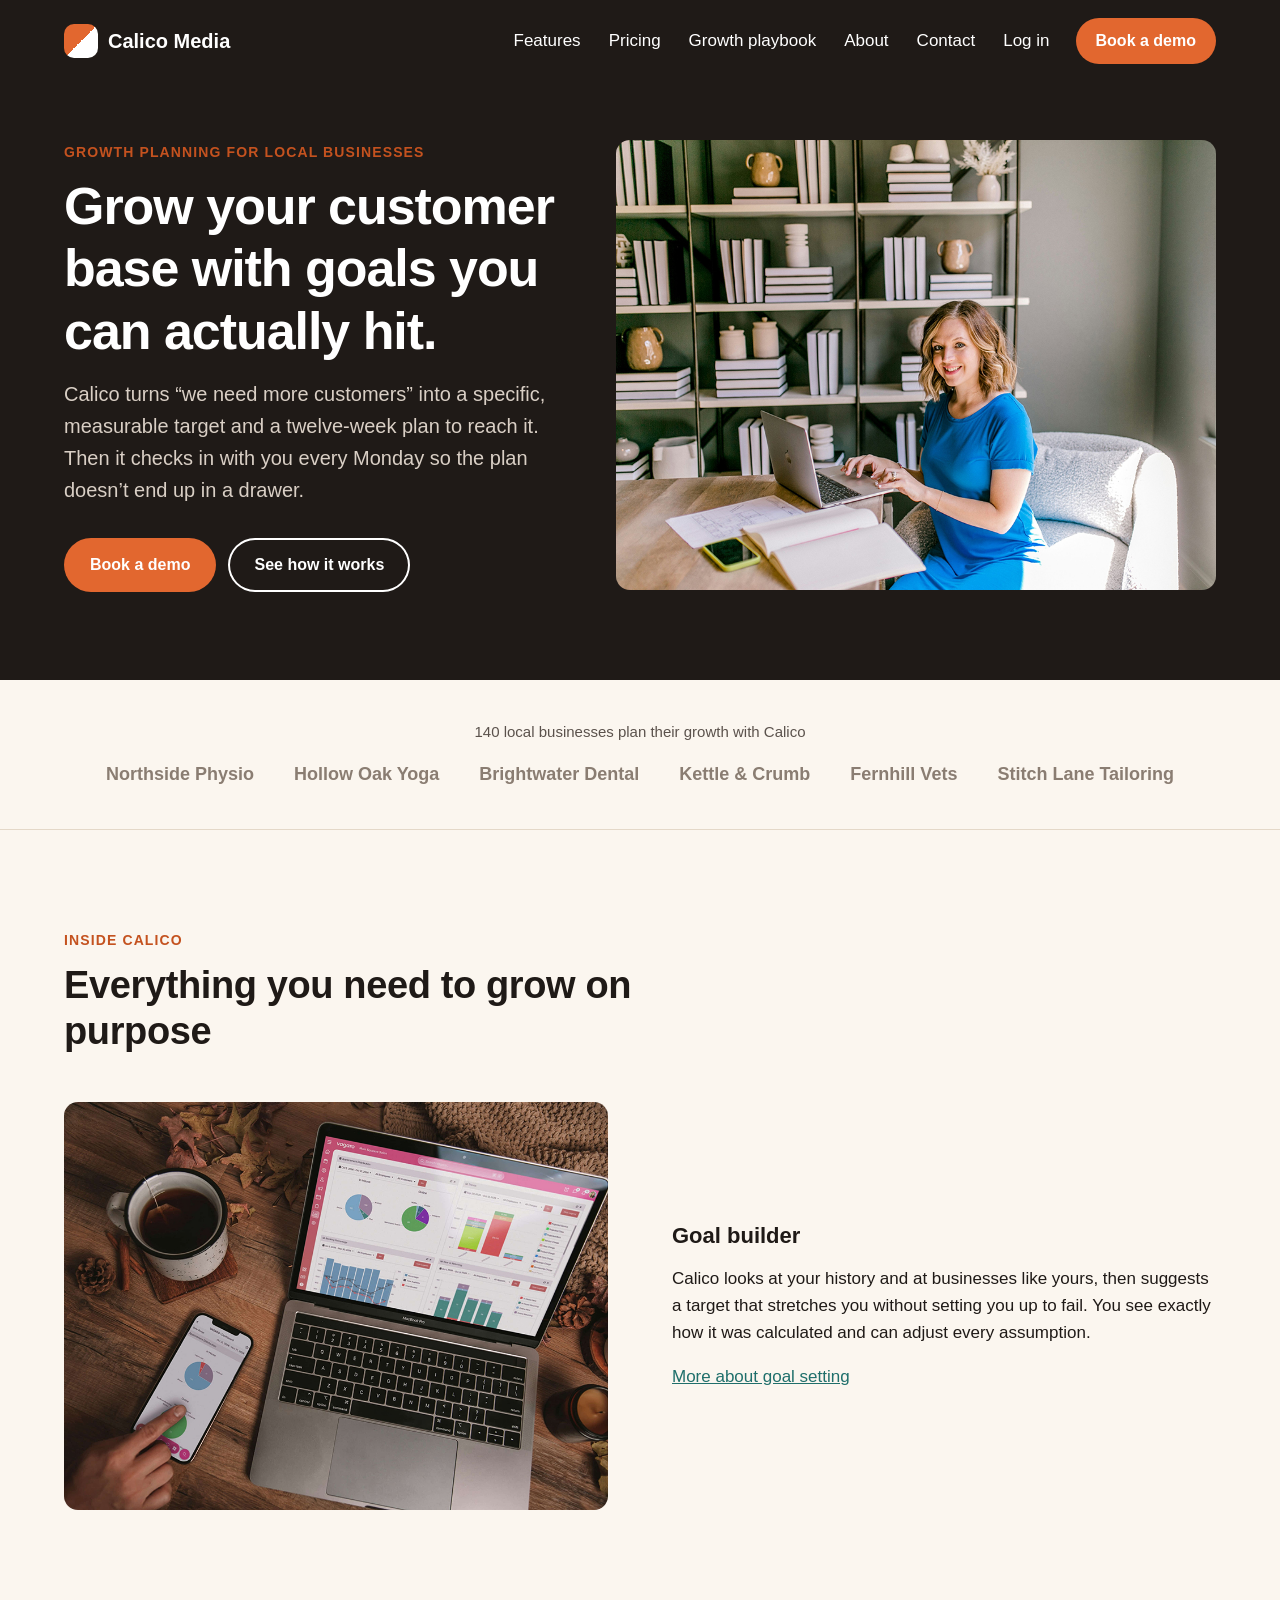
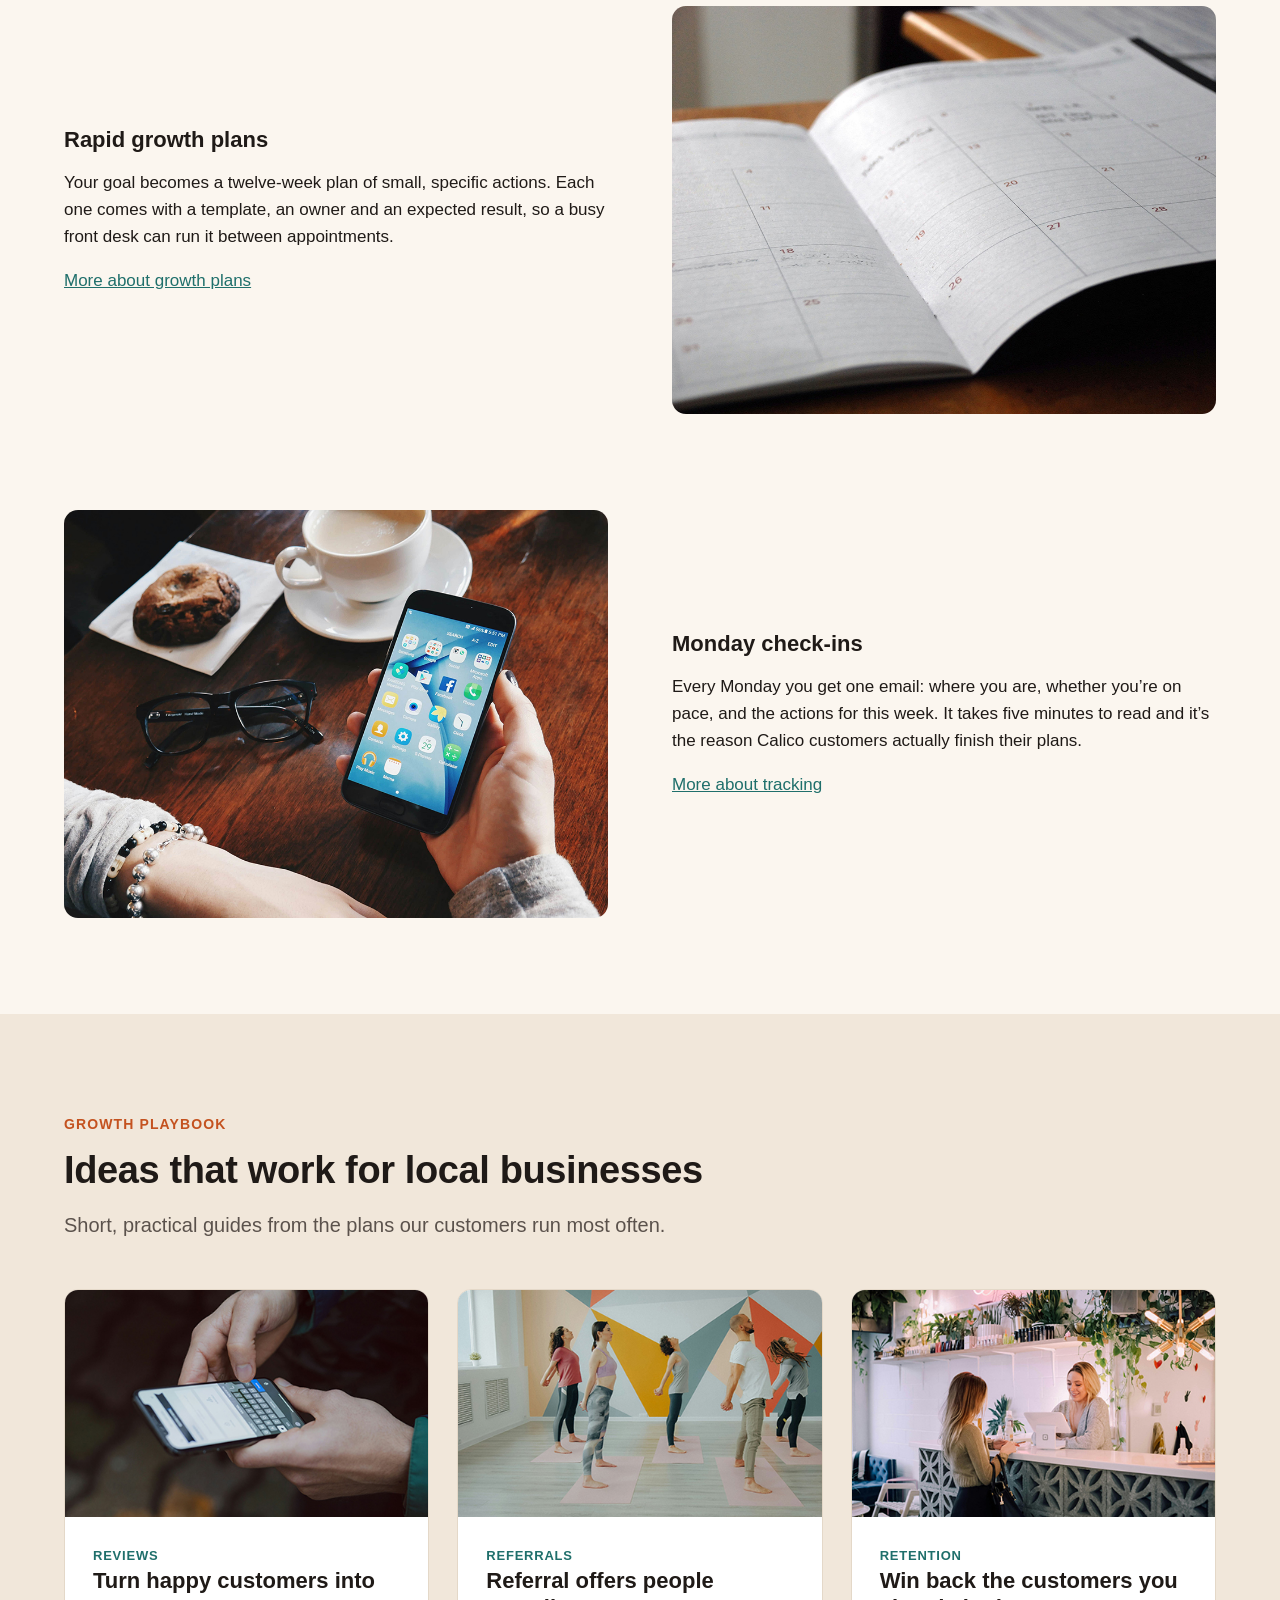
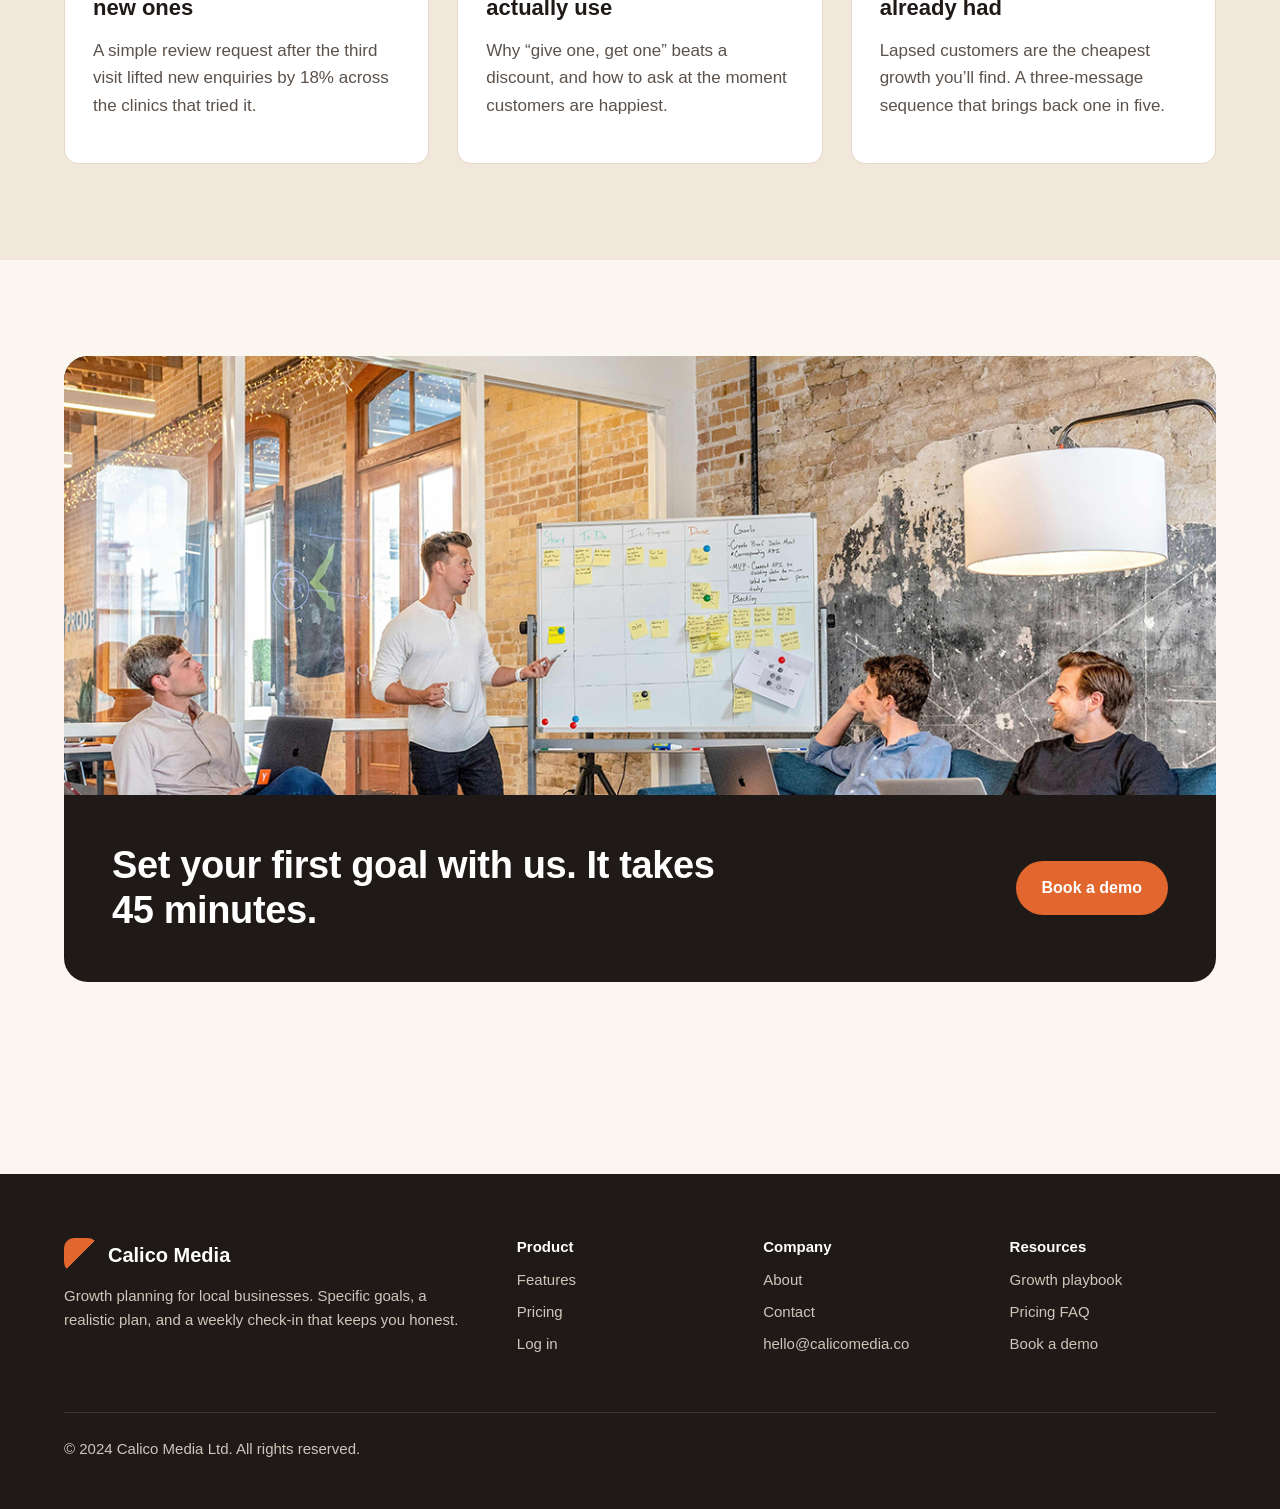
<file: public/index.html>
<!DOCTYPE html>
<html lang="en">
<head>
  <meta charset="utf-8">
  <meta name="viewport" content="width=device-width, initial-scale=1">
  <title>Calico Media | Growth planning for local businesses</title>
  <meta name="description" content="Calico helps local businesses grow their customer base with specific, measurable, realistic goals and a rapid growth plan you can run every week.">
  <link rel="stylesheet" href="css/styles.css">
</head>
<body>
  <header class="site-header site-header--home">
    <div class="container">
      <a class="logo" href="index.html"><span class="logo-mark"></span>Calico Media</a>
      <nav aria-label="Main">
        <ul class="nav-links">
          <li><a href="features.html">Features</a></li>
          <li><a href="pricing.html">Pricing</a></li>
          <li><a href="#playbook">Growth playbook</a></li>
          <li><a href="about.html">About</a></li>
          <li><a href="contact.html">Contact</a></li>
          <li><a href="https://app.calicomedia.co/login">Log in</a></li>
          <li><a class="btn" href="contact.html">Book a demo</a></li>
        </ul>
      </nav>
    </div>
  </header>

  <main>
    <section class="hero">
      <div class="container hero-inner">
        <div class="hero-text">
          <span class="eyebrow">Growth planning for local businesses</span>
          <h1>Grow your customer base with goals you can actually hit.</h1>
          <p class="lead">Calico turns &ldquo;we need more customers&rdquo; into a specific, measurable target and a twelve-week plan to reach it. Then it checks in with you every Monday so the plan doesn&rsquo;t end up in a drawer.</p>
          <div class="hero-actions">
            <a class="btn" href="contact.html">Book a demo</a>
            <a class="btn btn--ghost" href="features.html">See how it works</a>
          </div>
        </div>
        <div class="hero-media">
          <img class="hero-image" src="images/hero-weekly-plan-960.jpg" srcset="images/hero-weekly-plan-480.jpg 480w, images/hero-weekly-plan-960.jpg 960w, images/hero-weekly-plan-1200.jpg 1200w, images/hero-weekly-plan-1440.jpg 1440w"
          sizes="(max-width: 980px) calc(100vw - 48px), 600px" alt="A business owner at her desk with a laptop and an open planner">
        </div>
      </div>
    </section>

    <section class="trust">
      <div class="container">
        <p>140 local businesses plan their growth with Calico</p>
        <ul class="trust-list">
          <li>Northside Physio</li>
          <li>Hollow Oak Yoga</li>
          <li>Brightwater Dental</li>
          <li>Kettle &amp; Crumb</li>
          <li>Fernhill Vets</li>
          <li>Stitch Lane Tailoring</li>
        </ul>
      </div>
    </section>

    <section class="section">
      <div class="container">
        <div class="section-intro">
          <span class="eyebrow">Inside Calico</span>
          <h2>Everything you need to grow on purpose</h2>
        </div>

        <div class="feature-row">
          <div class="feature-media">
            <img src="images/feature-goal-builder-960.jpg" srcset="images/feature-goal-builder-480.jpg 480w, images/feature-goal-builder-960.jpg 960w, images/feature-goal-builder-1200.jpg 1200w, images/feature-goal-builder-1440.jpg 1440w"
            sizes="(max-width: 768px) calc(100vw - 48px), (max-width: 1200px) calc((100vw - 112px) / 2), 544px" loading="lazy" alt="Growth charts on a laptop and phone beside a cup of tea">
          </div>
          <div>
            <h3>Goal builder</h3>
            <p>Calico looks at your history and at businesses like yours, then suggests a target that stretches you without setting you up to fail. You see exactly how it was calculated and can adjust every assumption.</p>
            <a href="features.html">More about goal setting</a>
          </div>
        </div>

        <div class="feature-row feature-row--reverse">
          <div class="feature-media">
            <img src="images/feature-growth-plan-960.jpg" srcset="images/feature-growth-plan-480.jpg 480w, images/feature-growth-plan-960.jpg 960w, images/feature-growth-plan-1200.jpg 1200w, images/feature-growth-plan-1440.jpg 1440w"
            sizes="(max-width: 768px) calc(100vw - 48px), (max-width: 1200px) calc((100vw - 112px) / 2), 544px" loading="lazy" alt="An open planner showing the weeks ahead">
          </div>
          <div>
            <h3>Rapid growth plans</h3>
            <p>Your goal becomes a twelve-week plan of small, specific actions. Each one comes with a template, an owner and an expected result, so a busy front desk can run it between appointments.</p>
            <a href="features.html">More about growth plans</a>
          </div>
        </div>

        <div class="feature-row">
          <div class="feature-media">
            <img src="images/feature-monday-checkin-960.jpg" srcset="images/feature-monday-checkin-480.jpg 480w, images/feature-monday-checkin-960.jpg 960w, images/feature-monday-checkin-1200.jpg 1200w, images/feature-monday-checkin-1440.jpg 1440w"
            sizes="(max-width: 768px) calc(100vw - 48px), (max-width: 1200px) calc((100vw - 112px) / 2), 544px" loading="lazy" alt="Checking a phone over coffee on a Monday morning">
          </div>
          <div>
            <h3>Monday check-ins</h3>
            <p>Every Monday you get one email: where you are, whether you&rsquo;re on pace, and the actions for this week. It takes five minutes to read and it&rsquo;s the reason Calico customers actually finish their plans.</p>
            <a href="features.html">More about tracking</a>
          </div>
        </div>
      </div>
    </section>

    <section class="section section--sand" id="playbook">
      <div class="container">
        <div class="section-intro">
          <span class="eyebrow">Growth playbook</span>
          <h2>Ideas that work for local businesses</h2>
          <p class="lead">Short, practical guides from the plans our customers run most often.</p>
        </div>
        <div class="playbook-grid">
          <article class="card">
            <img src="images/playbook-reviews-960.jpg" srcset="images/playbook-reviews-480.jpg 480w, images/playbook-reviews-960.jpg 960w, images/playbook-reviews-1200.jpg 1200w, images/playbook-reviews-1440.jpg 1440w"
            sizes="(max-width: 675px) calc(100vw - 48px), (max-width: 975px) calc((100vw - 76px) / 2), (max-width: 1200px) calc((100vw - 104px) / 3), 365px" loading="lazy" alt="A customer typing a review on their phone">
            <div class="card-body">
              <span class="card-tag">Reviews</span>
              <h3>Turn happy customers into new ones</h3>
              <p>A simple review request after the third visit lifted new enquiries by 18% across the clinics that tried it.</p>
            </div>
          </article>
          <article class="card">
            <img src="images/playbook-referrals-960.jpg" srcset="images/playbook-referrals-480.jpg 480w, images/playbook-referrals-960.jpg 960w, images/playbook-referrals-1200.jpg 1200w, images/playbook-referrals-1440.jpg 1440w"
            sizes="(max-width: 675px) calc(100vw - 48px), (max-width: 975px) calc((100vw - 76px) / 2), (max-width: 1200px) calc((100vw - 104px) / 3), 365px" loading="lazy" alt="A group class stretching together in a yoga studio">
            <div class="card-body">
              <span class="card-tag">Referrals</span>
              <h3>Referral offers people actually use</h3>
              <p>Why &ldquo;give one, get one&rdquo; beats a discount, and how to ask at the moment customers are happiest.</p>
            </div>
          </article>
          <article class="card">
            <img src="images/playbook-rebooking-960.jpg" srcset="images/playbook-rebooking-480.jpg 480w, images/playbook-rebooking-960.jpg 960w, images/playbook-rebooking-1200.jpg 1200w, images/playbook-rebooking-1440.jpg 1440w"
            sizes="(max-width: 675px) calc(100vw - 48px), (max-width: 975px) calc((100vw - 76px) / 2), (max-width: 1200px) calc((100vw - 104px) / 3), 365px" loading="lazy" alt="A customer at the front desk booking her next visit">
            <div class="card-body">
              <span class="card-tag">Retention</span>
              <h3>Win back the customers you already had</h3>
              <p>Lapsed customers are the cheapest growth you&rsquo;ll find. A three-message sequence that brings back one in five.</p>
            </div>
          </article>
        </div>
      </div>
    </section>

    <section class="section">
      <div class="container">
        <div class="cta-band">
          <img src="images/team-workshop-960.jpg" srcset="images/team-workshop-480.jpg 480w, images/team-workshop-960.jpg 960w, images/team-workshop-1200.jpg 1200w, images/team-workshop-1440.jpg 1440w" sizes="(max-width: 1200px) calc(100vw - 48px), 1152px" loading="lazy" alt="The Calico Media team planning around a whiteboard">
          <div class="cta-body">
            <h2>Set your first goal with us. It takes 45 minutes.</h2>
            <a class="btn" href="contact.html">Book a demo</a>
          </div>
        </div>
      </div>
    </section>
  </main>

  <footer class="site-footer">
    <div class="container">
      <div class="footer-grid">
        <div>
          <a class="logo" href="index.html"><span class="logo-mark"></span>Calico Media</a>
          <p>Growth planning for local businesses. Specific goals, a realistic plan, and a weekly check-in that keeps you honest.</p>
        </div>
        <div>
          <h4>Product</h4>
          <ul>
            <li><a href="features.html">Features</a></li>
            <li><a href="pricing.html">Pricing</a></li>
            <li><a href="https://app.calicomedia.co/login">Log in</a></li>
          </ul>
        </div>
        <div>
          <h4>Company</h4>
          <ul>
            <li><a href="about.html">About</a></li>
            <li><a href="contact.html">Contact</a></li>
            <li><a href="mailto:hello@calicomedia.co">hello@calicomedia.co</a></li>
          </ul>
        </div>
        <div>
          <h4>Resources</h4>
          <ul>
            <li><a href="index.html#playbook">Growth playbook</a></li>
            <li><a href="pricing.html#faq">Pricing FAQ</a></li>
            <li><a href="contact.html">Book a demo</a></li>
          </ul>
        </div>
      </div>
      <div class="footer-bottom">
        <p>&copy; 2024 Calico Media Ltd. All rights reserved.</p>
      </div>
    </div>
  </footer>
</body>
</html>
</file>
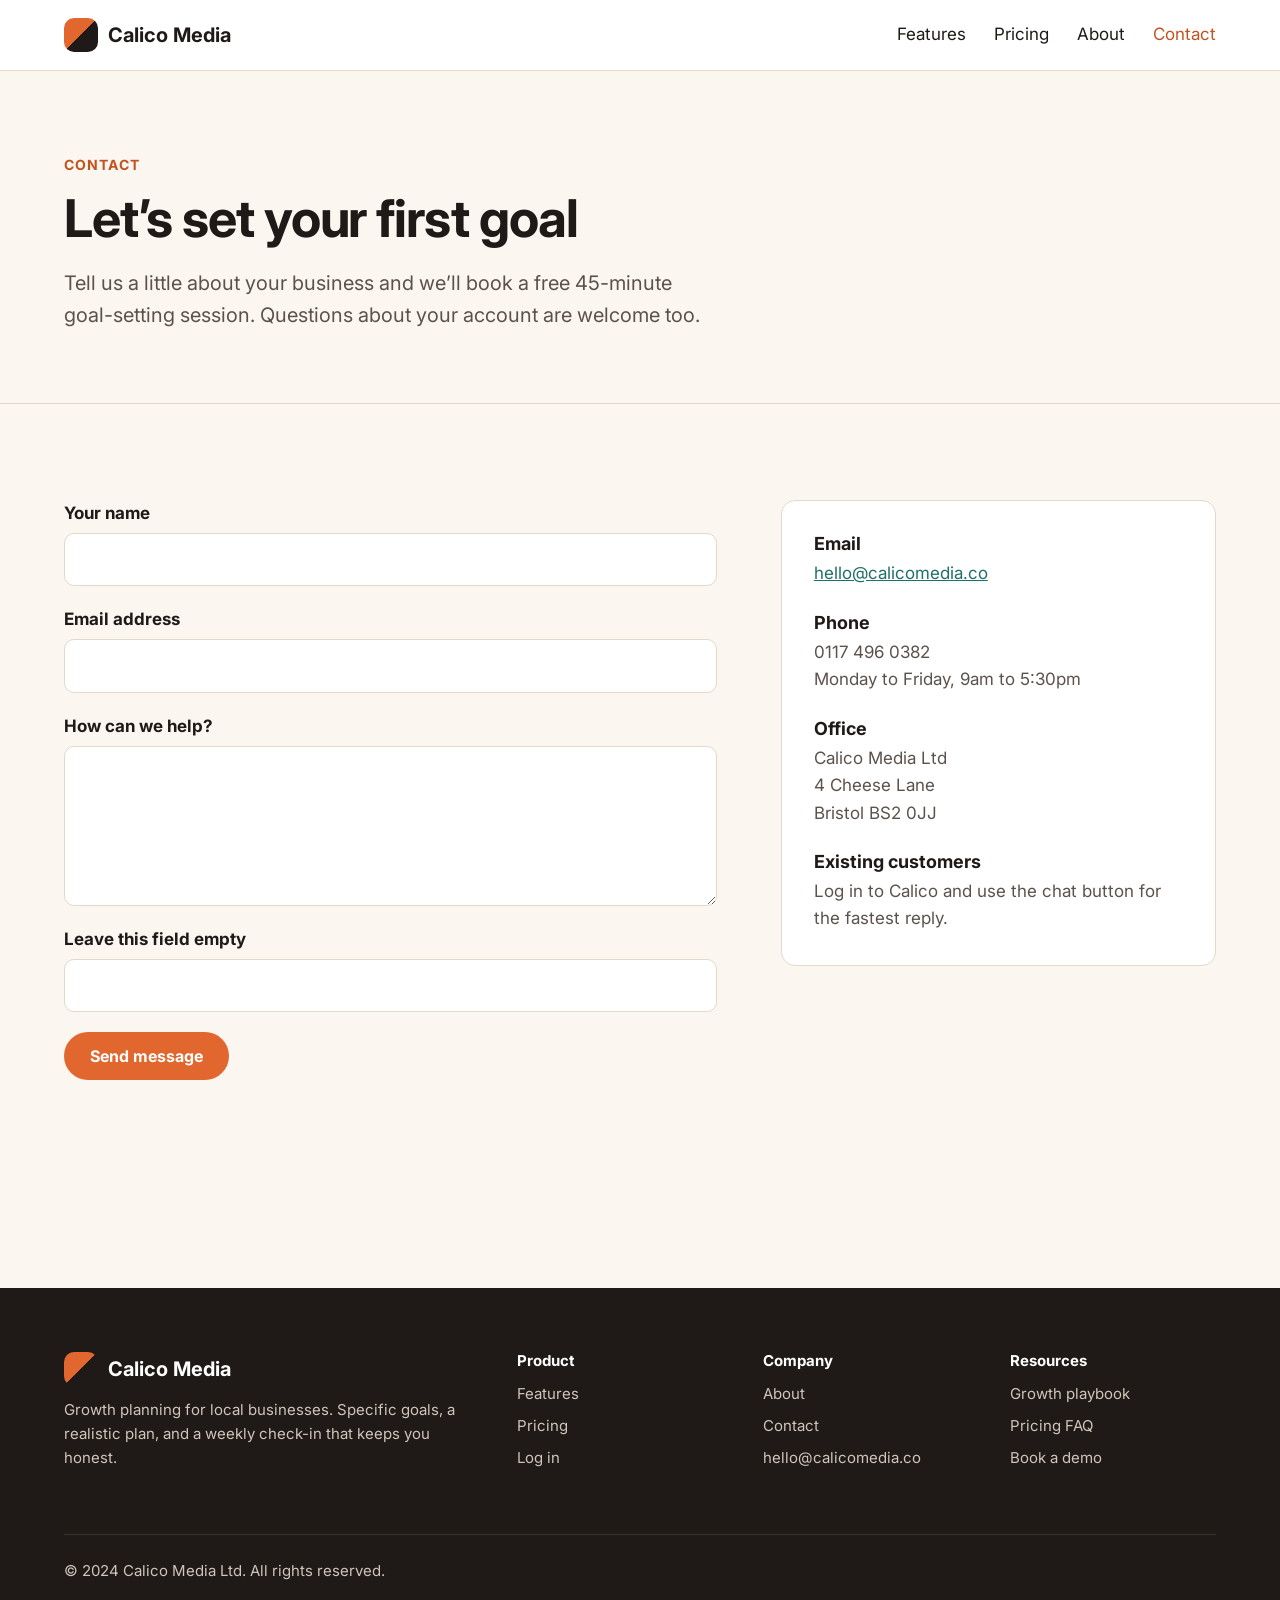
<file: public/contact.html>
<!DOCTYPE html>
<html lang="en">
<head>
  <meta charset="utf-8">
  <meta name="viewport" content="width=device-width, initial-scale=1">
  <title>Contact | Calico Media</title>
  <meta name="description" content="Book a demo or ask us a question. We reply within one business day.">
  <link rel="preconnect" href="https://fonts.googleapis.com">
  <link rel="preconnect" href="https://fonts.gstatic.com" crossorigin>
  <link href="https://fonts.googleapis.com/css2?family=Inter:wght@100;200;300;400;500;600;700;800;900&display=swap" rel="stylesheet">
  <link rel="stylesheet" href="css/styles.css">
</head>
<body>
  <header class="site-header">
    <div class="container">
      <a class="logo" href="index.html"><span class="logo-mark"></span>Calico Media</a>
      <nav aria-label="Main">
        <ul class="nav-links">
          <li><a href="features.html">Features</a></li>
          <li><a href="pricing.html">Pricing</a></li>
          <li><a href="about.html">About</a></li>
          <li><a href="contact.html" aria-current="page">Contact</a></li>
        </ul>
      </nav>
    </div>
  </header>

  <main>
    <section class="page-header">
      <div class="container">
        <span class="eyebrow">Contact</span>
        <h1>Let&rsquo;s set your first goal</h1>
        <p class="lead">Tell us a little about your business and we&rsquo;ll book a free 45-minute goal-setting session. Questions about your account are welcome too.</p>
      </div>
    </section>

    <section class="section">
      <div class="container contact-layout">
        <form class="contact-form" id="contact-form" action="/contact" method="post">
          <label for="name">Your name</label>
          <input type="text" id="name" name="name" required>

          <label for="email">Email address</label>
          <input type="email" id="email" name="email" required>

          <label for="message">How can we help?</label>
          <textarea id="message" name="message" required></textarea>

          <div class="contact-form__honeypot" aria-hidden="true">
            <label for="website">Leave this field empty</label>
            <input type="text" id="website" name="website" tabindex="-1" autocomplete="off">
          </div>

          <button class="btn" type="submit">Send message</button>
          <p class="form-status" id="form-status" role="status"></p>

          <input type="hidden" name="formLoadedAt">
        </form>

        <aside class="contact-aside">
          <h3>Email</h3>
          <p><a href="mailto:hello@calicomedia.co">hello@calicomedia.co</a></p>
          <h3>Phone</h3>
          <p>0117 496 0382<br>Monday to Friday, 9am to 5:30pm</p>
          <h3>Office</h3>
          <p>Calico Media Ltd<br>4 Cheese Lane<br>Bristol BS2 0JJ</p>
          <h3>Existing customers</h3>
          <p>Log in to Calico and use the chat button for the fastest reply.</p>
        </aside>
      </div>
    </section>
  </main>

  <footer class="site-footer">
    <div class="container">
      <div class="footer-grid">
        <div>
          <a class="logo" href="index.html"><span class="logo-mark"></span>Calico Media</a>
          <p>Growth planning for local businesses. Specific goals, a realistic plan, and a weekly check-in that keeps you honest.</p>
        </div>
        <div>
          <h4>Product</h4>
          <ul>
            <li><a href="features.html">Features</a></li>
            <li><a href="pricing.html">Pricing</a></li>
            <li><a href="https://app.calicomedia.co/login">Log in</a></li>
          </ul>
        </div>
        <div>
          <h4>Company</h4>
          <ul>
            <li><a href="about.html">About</a></li>
            <li><a href="contact.html">Contact</a></li>
            <li><a href="mailto:hello@calicomedia.co">hello@calicomedia.co</a></li>
          </ul>
        </div>
        <div>
          <h4>Resources</h4>
          <ul>
            <li><a href="index.html#playbook">Growth playbook</a></li>
            <li><a href="pricing.html#faq">Pricing FAQ</a></li>
            <li><a href="contact.html">Book a demo</a></li>
          </ul>
        </div>
      </div>
      <div class="footer-bottom">
        <p>&copy; 2024 Calico Media Ltd. All rights reserved.</p>
      </div>
    </div>
  </footer>
  <script src="js/contact.js"></script>
</body>
</html>
</file>
<file: public/css/styles.css>
/* Calico Media marketing site */

:root {
  --ink: #1f1a17;
  --ink-soft: #5b524c;
  --cream: #fbf6ef;
  --sand: #f1e7da;
  --white: #ffffff;
  --orange: #e2672f;
  --orange-dark: #c4521f;
  --teal: #1f6f6b;
  --line: #e4d8c8;
  --radius: 14px;
}

*,
*::before,
*::after {
  box-sizing: border-box;
}

body {
  margin: 0;
  font-family: 'Inter', -apple-system, BlinkMacSystemFont, 'Segoe UI', sans-serif;
  font-weight: 400;
  font-size: 17px;
  line-height: 1.6;
  color: var(--ink);
  background: var(--cream);
}

h1,
h2,
h3,
h4 {
  font-weight: 700;
  line-height: 1.2;
  margin: 0 0 16px;
}

h1 {
  font-size: 52px;
  letter-spacing: -0.02em;
}

h2 {
  font-size: 38px;
  letter-spacing: -0.01em;
}

h3 {
  font-size: 22px;
}

p {
  margin: 0 0 16px;
}

a {
  color: var(--teal);
}

img {
  max-width: 100%;
}

.container {
  max-width: 1200px;
  margin: 0 auto;
  padding: 0 24px;
}

.section {
  padding: 96px 0;
}

.section--sand {
  background: var(--sand);
}

.eyebrow {
  display: inline-block;
  font-size: 14px;
  font-weight: 700;
  letter-spacing: 0.08em;
  text-transform: uppercase;
  color: var(--orange-dark);
  margin-bottom: 12px;
}

.lead {
  font-size: 20px;
  color: var(--ink-soft);
  max-width: 640px;
}

.section-intro {
  max-width: 680px;
  margin-bottom: 48px;
}

.btn {
  display: inline-block;
  padding: 14px 26px;
  border-radius: 999px;
  background: var(--orange);
  color: var(--white);
  font-weight: 700;
  text-decoration: none;
  border: 0;
  font-size: 16px;
  font-family: inherit;
  cursor: pointer;
}

.btn:hover {
  background: var(--orange-dark);
}

.btn--ghost {
  background: transparent;
  color: inherit;
  box-shadow: inset 0 0 0 2px currentColor;
}

.btn--ghost:hover {
  color: var(--orange);
  background: rgba(255, 255, 255, 0.1);
}

/* Header */

.site-header {
  background: var(--white);
  border-bottom: 1px solid var(--line);
}

.site-header .container {
  display: flex;
  flex-wrap: wrap;
  align-items: center;
  justify-content: space-between;
  gap: 12px 32px;
  padding-top: 18px;
  padding-bottom: 18px;
}

.logo {
  display: flex;
  align-items: center;
  gap: 10px;
  flex-shrink: 0;
  font-size: 20px;
  font-weight: 700;
  color: var(--ink);
  text-decoration: none;
}

.logo-mark {
  width: 34px;
  height: 34px;
  border-radius: 10px;
  background: linear-gradient(135deg, var(--orange) 0%, var(--orange) 50%, var(--ink) 50%, var(--ink) 100%);
}

.nav-links {
  display: flex;
  flex-wrap: wrap;
  align-items: center;
  gap: 8px 28px;
  list-style: none;
  margin: 0;
  padding: 0;
}

.nav-links a {
  color: var(--ink);
  text-decoration: none;
}

.nav-links a:hover,
.nav-links a[aria-current='page'] {
  color: var(--orange-dark);
}

.site-header--home {
  background: var(--ink);
  border-bottom: 0;
}

.site-header--home .logo,
.site-header--home .nav-links a {
  color: var(--white);
}

.site-header--home .logo-mark {
  background: linear-gradient(135deg, var(--orange) 0%, var(--orange) 50%, var(--white) 50%, var(--white) 100%);
}

.site-header--home .container {
  flex-wrap: nowrap;
}

.site-header--home nav {
  min-width: 0;
}

.site-header--home .nav-links {
  flex-wrap: nowrap;
  gap: 0;
}

.site-header--home .nav-links li {
  min-width: 0;
}

.site-header--home .nav-links a {
  display: block;
  padding: 0 14px;
  white-space: nowrap;
}

.site-header--home .nav-links li:last-child {
  flex-shrink: 0;
}

.site-header--home .nav-links .btn {
  margin-left: 12px;
  padding: 10px 20px;
}

/* Home hero */

.hero {
  background: var(--ink);
  color: var(--white);
  padding: 56px 0 88px;
}

.hero-inner {
  display: flex;
  align-items: center;
  gap: 56px;
}

.hero-text {
  flex: 1;
}

.hero-text .lead {
  color: #d9cfc5;
}

.hero-actions {
  display: flex;
  flex-wrap: wrap;
  gap: 12px;
  margin-top: 32px;
}

.hero-media {
  width: 600px;
  flex-shrink: 0;
}

.hero-image {
  width: 100%;
  aspect-ratio: 4 / 3;
  object-fit: cover;
  border-radius: var(--radius);
  display: block;
}

/* Trust strip */

.trust {
  padding: 40px 0;
  border-bottom: 1px solid var(--line);
  text-align: center;
}

.trust p {
  color: var(--ink-soft);
  font-size: 15px;
}

.trust-list {
  display: flex;
  flex-wrap: wrap;
  justify-content: center;
  gap: 12px 40px;
  list-style: none;
  margin: 0;
  padding: 0;
  font-weight: 700;
  font-size: 18px;
  color: #8a7d72;
}

/* Steps */

.steps {
  display: grid;
  grid-template-columns: repeat(auto-fit, minmax(240px, 1fr));
  gap: 24px;
}

.step {
  background: var(--white);
  border: 1px solid var(--line);
  border-radius: var(--radius);
  padding: 32px;
}

.step-number {
  display: inline-flex;
  align-items: center;
  justify-content: center;
  width: 40px;
  height: 40px;
  border-radius: 50%;
  background: var(--sand);
  color: var(--orange-dark);
  font-weight: 700;
  margin-bottom: 16px;
}

/* Check list */

.check-list {
  list-style: none;
  margin: 24px 0 0;
  padding: 0;
}

.check-list li {
  position: relative;
  padding-left: 32px;
  margin-bottom: 14px;
}

.check-list li::before {
  content: '';
  position: absolute;
  left: 0;
  top: 6px;
  width: 16px;
  height: 16px;
  border-radius: 50%;
  background: var(--teal);
  box-shadow: inset 0 0 0 4px #cfe6e4;
}

/* FAQ */

.faq {
  max-width: 820px;
}

.faq details {
  border-top: 1px solid var(--line);
  padding: 20px 0;
}

.faq details:last-child {
  border-bottom: 1px solid var(--line);
}

.faq summary {
  font-weight: 700;
  font-size: 19px;
  cursor: pointer;
}

.faq details p {
  margin-top: 12px;
  color: var(--ink-soft);
}

/* Feature rows */

.feature-row {
  display: grid;
  grid-template-columns: 1fr 1fr;
  gap: 64px;
  align-items: center;
  margin-bottom: 96px;
}

.feature-row:last-child {
  margin-bottom: 0;
}

.feature-row--reverse .feature-media {
  order: 2;
}

.feature-media img {
  display: block;
  width: 100%;
  aspect-ratio: 4 / 3;
  object-fit: cover;
  border-radius: var(--radius);
}

/* Playbook */

.playbook-grid {
  display: grid;
  grid-template-columns: repeat(3, 1fr);
  gap: 28px;
}

/* Card grid */

.card-grid {
  display: grid;
  grid-template-columns: repeat(3, 1fr);
  gap: 28px;
}

.card {
  background: var(--white);
  border: 1px solid var(--line);
  border-radius: var(--radius);
  overflow: hidden;
}

.card img {
  display: block;
  width: 100%;
  aspect-ratio: 16 / 10;
  object-fit: cover;
}

.card-body {
  padding: 24px 28px 28px;
}

.card-body p {
  color: var(--ink-soft);
}

.card-tag {
  font-size: 13px;
  font-weight: 700;
  text-transform: uppercase;
  letter-spacing: 0.06em;
  color: var(--teal);
}

.icon-dot {
  width: 44px;
  height: 44px;
  border-radius: 12px;
  background: var(--sand);
  margin-bottom: 18px;
  position: relative;
}

.icon-dot::after {
  content: '';
  position: absolute;
  inset: 13px;
  border-radius: 50%;
  background: var(--orange);
}

/* CTA band */

.cta-band {
  background: var(--ink);
  color: var(--white);
  border-radius: 24px;
  overflow: hidden;
}

.cta-band img {
  display: block;
  width: 100%;
  aspect-ratio: 21 / 8;
  object-fit: cover;
}

.cta-body {
  padding: 48px;
  display: flex;
  flex-wrap: wrap;
  align-items: center;
  justify-content: space-between;
  gap: 24px;
}

.cta-body h2 {
  margin: 0;
  max-width: 620px;
}

/* Page header (inner pages) */

.page-header {
  padding: 80px 0 56px;
  border-bottom: 1px solid var(--line);
}

/* Pricing */

.pricing-grid {
  display: grid;
  grid-template-columns: repeat(auto-fit, minmax(260px, 1fr));
  gap: 24px;
  align-items: stretch;
}

.pricing-card {
  background: var(--white);
  border: 1px solid var(--line);
  border-radius: var(--radius);
  padding: 36px 32px;
  display: flex;
  flex-direction: column;
}

.pricing-card--featured {
  border: 2px solid var(--orange);
  box-shadow: 0 24px 48px rgba(226, 103, 47, 0.14);
}

.plan-badge {
  align-self: flex-start;
  font-size: 13px;
  font-weight: 700;
  background: var(--orange);
  color: var(--white);
  border-radius: 999px;
  padding: 4px 12px;
  margin-bottom: 16px;
}

.price {
  font-size: 48px;
  font-weight: 700;
  margin: 8px 0 4px;
}

.price small {
  font-size: 17px;
  font-weight: 400;
  color: var(--ink-soft);
}

.pricing-card .check-list {
  flex: 1;
  margin-bottom: 28px;
}

.pricing-card .btn {
  text-align: center;
}

.pricing-note {
  margin-top: 32px;
  color: var(--ink-soft);
  font-size: 15px;
}

/* About */

.stats {
  display: grid;
  grid-template-columns: repeat(auto-fit, minmax(160px, 1fr));
  gap: 16px;
}

.stat {
  background: var(--white);
  border: 1px solid var(--line);
  border-radius: var(--radius);
  padding: 28px 20px;
}

.stat-number {
  display: block;
  font-size: 48px;
  font-weight: 700;
  color: var(--orange-dark);
}

.stat-label {
  display: block;
  font-size: 15px;
  color: var(--ink-soft);
}

.prose {
  max-width: 720px;
}

.team-grid {
  display: grid;
  grid-template-columns: repeat(auto-fit, minmax(220px, 1fr));
  gap: 24px;
}

.person {
  background: var(--white);
  border: 1px solid var(--line);
  border-radius: var(--radius);
  padding: 28px;
}

.avatar {
  width: 56px;
  height: 56px;
  border-radius: 50%;
  background: var(--sand);
  color: var(--orange-dark);
  display: flex;
  align-items: center;
  justify-content: center;
  font-weight: 700;
  margin-bottom: 16px;
}

.person p {
  color: var(--ink-soft);
  font-size: 15px;
  margin: 0;
}

/* Contact */

.contact-layout {
  display: grid;
  grid-template-columns: 3fr 2fr;
  gap: 64px;
}

.contact-form label {
  display: block;
  font-weight: 700;
  margin-bottom: 6px;
}

.contact-form input,
.contact-form textarea {
  display: block;
  width: 100%;
  font: inherit;
  padding: 12px 14px;
  border: 1px solid var(--line);
  border-radius: 10px;
  background: var(--white);
  margin-bottom: 20px;
}

.contact-form textarea {
  min-height: 160px;
  resize: vertical;
}

.form-status {
  margin-top: 16px;
  font-weight: 700;
}

.form-status--success {
  color: var(--teal);
}

.form-status--error {
  color: #b3261e;
}

.contact-aside {
  background: var(--white);
  border: 1px solid var(--line);
  border-radius: var(--radius);
  padding: 32px;
  align-self: start;
}

.contact-aside h3 {
  font-size: 18px;
  margin-top: 24px;
  margin-bottom: 6px;
}

.contact-aside h3:first-child {
  margin-top: 0;
}

.contact-aside p {
  color: var(--ink-soft);
  margin: 0;
}

/* Footer */

.site-footer {
  background: var(--ink);
  color: #cfc5bb;
  padding: 64px 0 32px;
  margin-top: 96px;
  font-size: 15px;
}

.footer-grid {
  display: grid;
  grid-template-columns: 2fr 1fr 1fr 1fr;
  gap: 40px;
}

.site-footer h4 {
  color: var(--white);
  font-size: 15px;
  margin-bottom: 12px;
}

.site-footer ul {
  list-style: none;
  margin: 0;
  padding: 0;
}

.site-footer li {
  margin-bottom: 8px;
}

.site-footer a {
  color: #cfc5bb;
  text-decoration: none;
}

.site-footer a:hover {
  color: var(--white);
}

.site-footer .logo {
  color: var(--white);
  margin-bottom: 12px;
}

.footer-bottom {
  border-top: 1px solid #3a322d;
  margin-top: 48px;
  padding-top: 24px;
}

@media (max-width: 980px) {
  .hero-inner {
    flex-direction: column;
  }
  .hero-media {
    order: -1;
    width: 100%;
  }
  .site-header--home .container,
  .site-header--home .nav-links {
    flex-wrap: wrap;
  }
}

@media (max-width: 768px) {
  h1 {
    font-size: 40px;
  }

  h2 {
    font-size: 30px;
  }

  .section {
    padding: 64px 0;
  }

  .feature-row {
    grid-template-columns: 1fr;
    gap: 32px;
    margin-bottom: 64px;
  }

  .feature-row--reverse .feature-media {
    order: 0;
  }

  .card-grid {
    grid-template-columns: repeat(2, 1fr);
  }

  .contact-layout {
    grid-template-columns: 1fr;
    gap: 40px;
  }

  .footer-grid {
    grid-template-columns: 1fr 1fr;
  }

  .playbook-grid {
    grid-template-columns: 1fr;
  }
}

@media (max-width: 480px) {
  h1 {
    font-size: 34px;
  }

  .card-grid {
    grid-template-columns: 1fr;
  }

  .cta-body {
    padding: 32px 24px;
  }

  .footer-grid {
    grid-template-columns: 1fr;
  }
}
</file>
